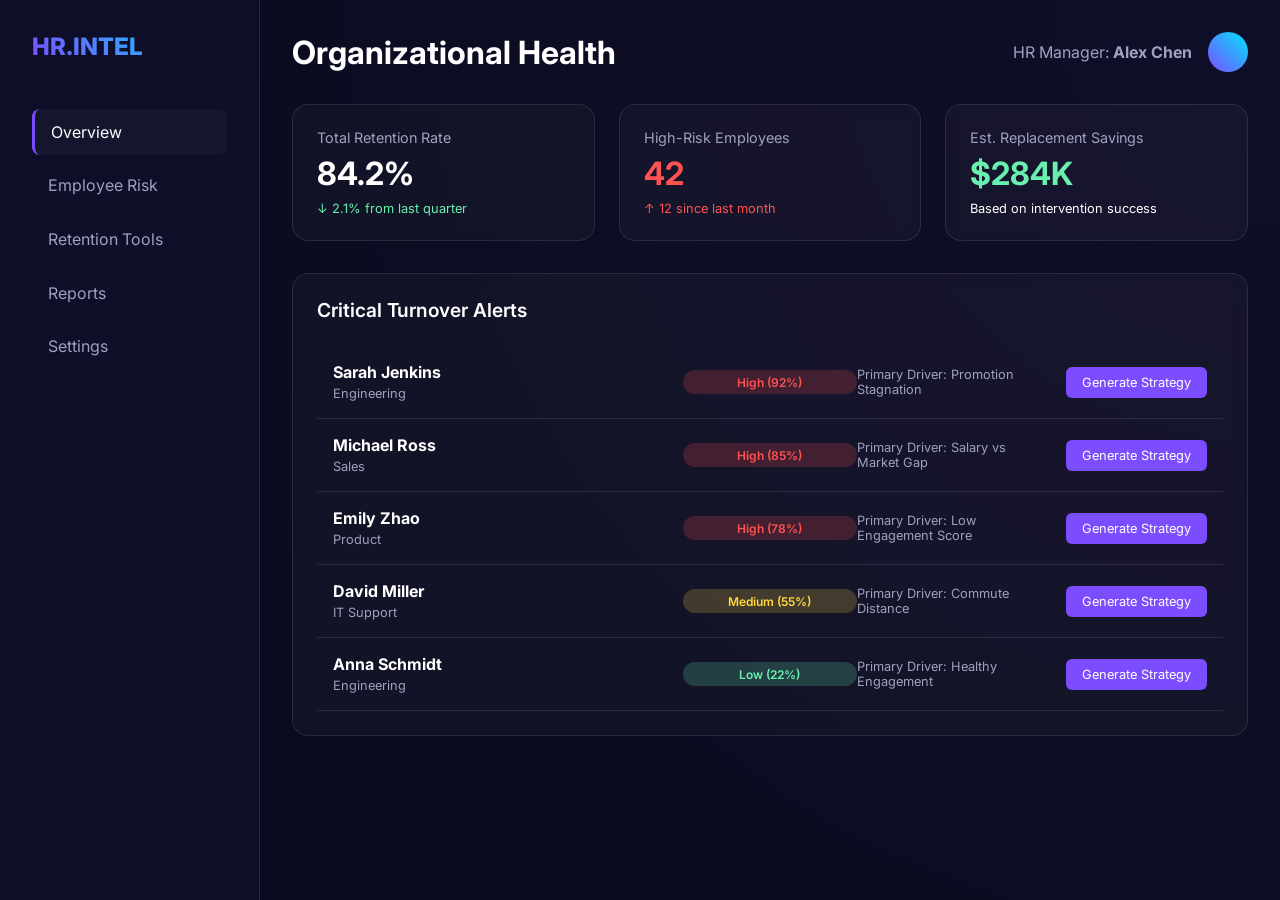
<file: HR Analysis/index.html>
<!DOCTYPE html>
<html lang="en">
<head>
    <meta charset="UTF-8">
    <meta name="viewport" content="width=device-width, initial-scale=1.0">
    <title>Predictive HR Analytics | Attrition Insights</title>
    <link rel="stylesheet" href="style.css">
    <link rel="preconnect" href="https://fonts.googleapis.com">
    <link rel="preconnect" href="https://fonts.gstatic.com" crossorigin>
    <link href="https://fonts.googleapis.com/css2?family=Inter:wght@400;600;700;800&display=swap" rel="stylesheet">
</head>
<body>
    <aside>
        <div class="logo">HR.INTEL</div>
        <nav>
            <ul>
                <li class="active">Overview</li>
                <li>Employee Risk</li>
                <li>Retention Tools</li>
                <li>Reports</li>
                <li>Settings</li>
            </ul>
        </nav>
    </aside>

    <main>
        <header>
            <h1>Organizational Health</h1>
            <div class="user-profile">
                <span style="color: var(--text-secondary)">HR Manager: <strong>Alex Chen</strong></span>
                <div class="avatar"></div>
            </div>
        </header>

        <section class="grid">
            <div class="card animate-fade">
                <p class="stat-label">Total Retention Rate</p>
                <p class="stat-value">84.2%</p>
                <p class="stat-trend trend-down">↓ 2.1% from last quarter</p>
            </div>
            <div class="card animate-fade" style="animation-delay: 0.1s">
                <p class="stat-label">High-Risk Employees</p>
                <p class="stat-value" style="color: var(--danger)">42</p>
                <p class="stat-trend trend-up">↑ 12 since last month</p>
            </div>
            <div class="card animate-fade" style="animation-delay: 0.2s">
                <p class="stat-label">Est. Replacement Savings</p>
                <p class="stat-value" style="color: var(--success)">$284K</p>
                <p class="stat-trend">Based on intervention success</p>
            </div>
        </section>

        <section class="card animate-fade" style="animation-delay: 0.3s">
            <h2 class="section-title">Critical Turnover Alerts</h2>
            <div id="risk-list">
                <!-- Rows will be injected by JS -->
            </div>
        </section>
    </main>

    <script src="main.js"></script>
</body>
</html>
</file>
<file: HR Analysis/style.css>
:root {
  --bg-dark: #0a0b1e;
  --card-bg: rgba(255, 255, 255, 0.03);
  --accent-primary: #7c4dff;
  --accent-secondary: #00e5ff;
  --text-primary: #ffffff;
  --text-secondary: #a0a0c0;
  --danger: #ff5252;
  --warning: #ffd740;
  --success: #69f0ae;
  --glass-border: rgba(255, 255, 255, 0.1);
  --sidebar-width: 260px;
}

* {
  margin: 0;
  padding: 0;
  box-sizing: border-box;
  font-family: 'Inter', system-ui, -apple-system, sans-serif;
}

body {
  background-color: var(--bg-dark);
  color: var(--text-primary);
  display: flex;
  min-height: 100vh;
  overflow: hidden;
}

/* Sidebar */
aside {
  width: var(--sidebar-width);
  background: rgba(15, 16, 43, 0.8);
  border-right: 1px solid var(--glass-border);
  padding: 2rem;
  display: flex;
  flex-direction: column;
  backdrop-filter: blur(10px);
}

.logo {
  font-size: 1.5rem;
  font-weight: 800;
  background: linear-gradient(45deg, var(--accent-primary), var(--accent-secondary));
  -webkit-background-clip: text;
  -webkit-text-fill-color: transparent;
  margin-bottom: 3rem;
}

nav ul {
  list-style: none;
}

nav li {
  padding: 0.8rem 1rem;
  margin-bottom: 0.5rem;
  border-radius: 8px;
  cursor: pointer;
  transition: all 0.3s ease;
  color: var(--text-secondary);
}

nav li:hover, nav li.active {
  background: var(--card-bg);
  color: var(--text-primary);
  border-left: 3px solid var(--accent-primary);
}

/* Main Content */
main {
  flex: 1;
  padding: 2rem;
  overflow-y: auto;
  background: radial-gradient(circle at top right, rgba(124, 77, 255, 0.05), transparent);
}

header {
  display: flex;
  justify-content: space-between;
  align-items: center;
  margin-bottom: 2rem;
}

.user-profile {
  display: flex;
  align-items: center;
  gap: 1rem;
}

.avatar {
  width: 40px;
  height: 40px;
  border-radius: 50%;
  background: linear-gradient(45deg, var(--accent-primary), var(--accent-secondary));
}

/* Dashboard Grid */
.grid {
  display: grid;
  grid-template-columns: repeat(auto-fit, minmax(280px, 1fr));
  gap: 1.5rem;
  margin-bottom: 2rem;
}

.card {
  background: var(--card-bg);
  border: 1px solid var(--glass-border);
  border-radius: 16px;
  padding: 1.5rem;
  backdrop-filter: blur(5px);
  transition: transform 0.3s ease, border-color 0.3s ease;
}

.card:hover {
  transform: translateY(-5px);
  border-color: rgba(124, 77, 255, 0.3);
}

.stat-label {
  font-size: 0.9rem;
  color: var(--text-secondary);
  margin-bottom: 0.5rem;
}

.stat-value {
  font-size: 2rem;
  font-weight: 700;
}

.stat-trend {
  font-size: 0.8rem;
  margin-top: 0.5rem;
}

.trend-up { color: var(--danger); }
.trend-down { color: var(--success); }

/* Attrition Risk List */
.section-title {
  margin-bottom: 1.5rem;
  font-size: 1.2rem;
  font-weight: 600;
}

.employee-row {
  display: grid;
  grid-template-columns: 2fr 1fr 1fr 1fr;
  padding: 1rem;
  border-bottom: 1px solid var(--glass-border);
  align-items: center;
}

.risk-tag {
  padding: 0.3rem 0.8rem;
  border-radius: 20px;
  font-size: 0.75rem;
  font-weight: 600;
  text-align: center;
}

.risk-high { background: rgba(255, 82, 82, 0.2); color: var(--danger); }
.risk-med { background: rgba(255, 215, 64, 0.2); color: var(--warning); }
.risk-low { background: rgba(105, 240, 174, 0.2); color: var(--success); }

/* Action Button */
.btn-action {
  background: var(--accent-primary);
  color: white;
  border: none;
  padding: 0.5rem 1rem;
  border-radius: 6px;
  cursor: pointer;
  font-size: 0.8rem;
}

.btn-action:hover {
  filter: brightness(1.2);
}

/* Animations */
@keyframes fadeIn {
  from { opacity: 0; transform: translateY(10px); }
  to { opacity: 1; transform: translateY(0); }
}

.animate-fade {
  animation: fadeIn 0.6s ease-out forwards;
}
</file>
